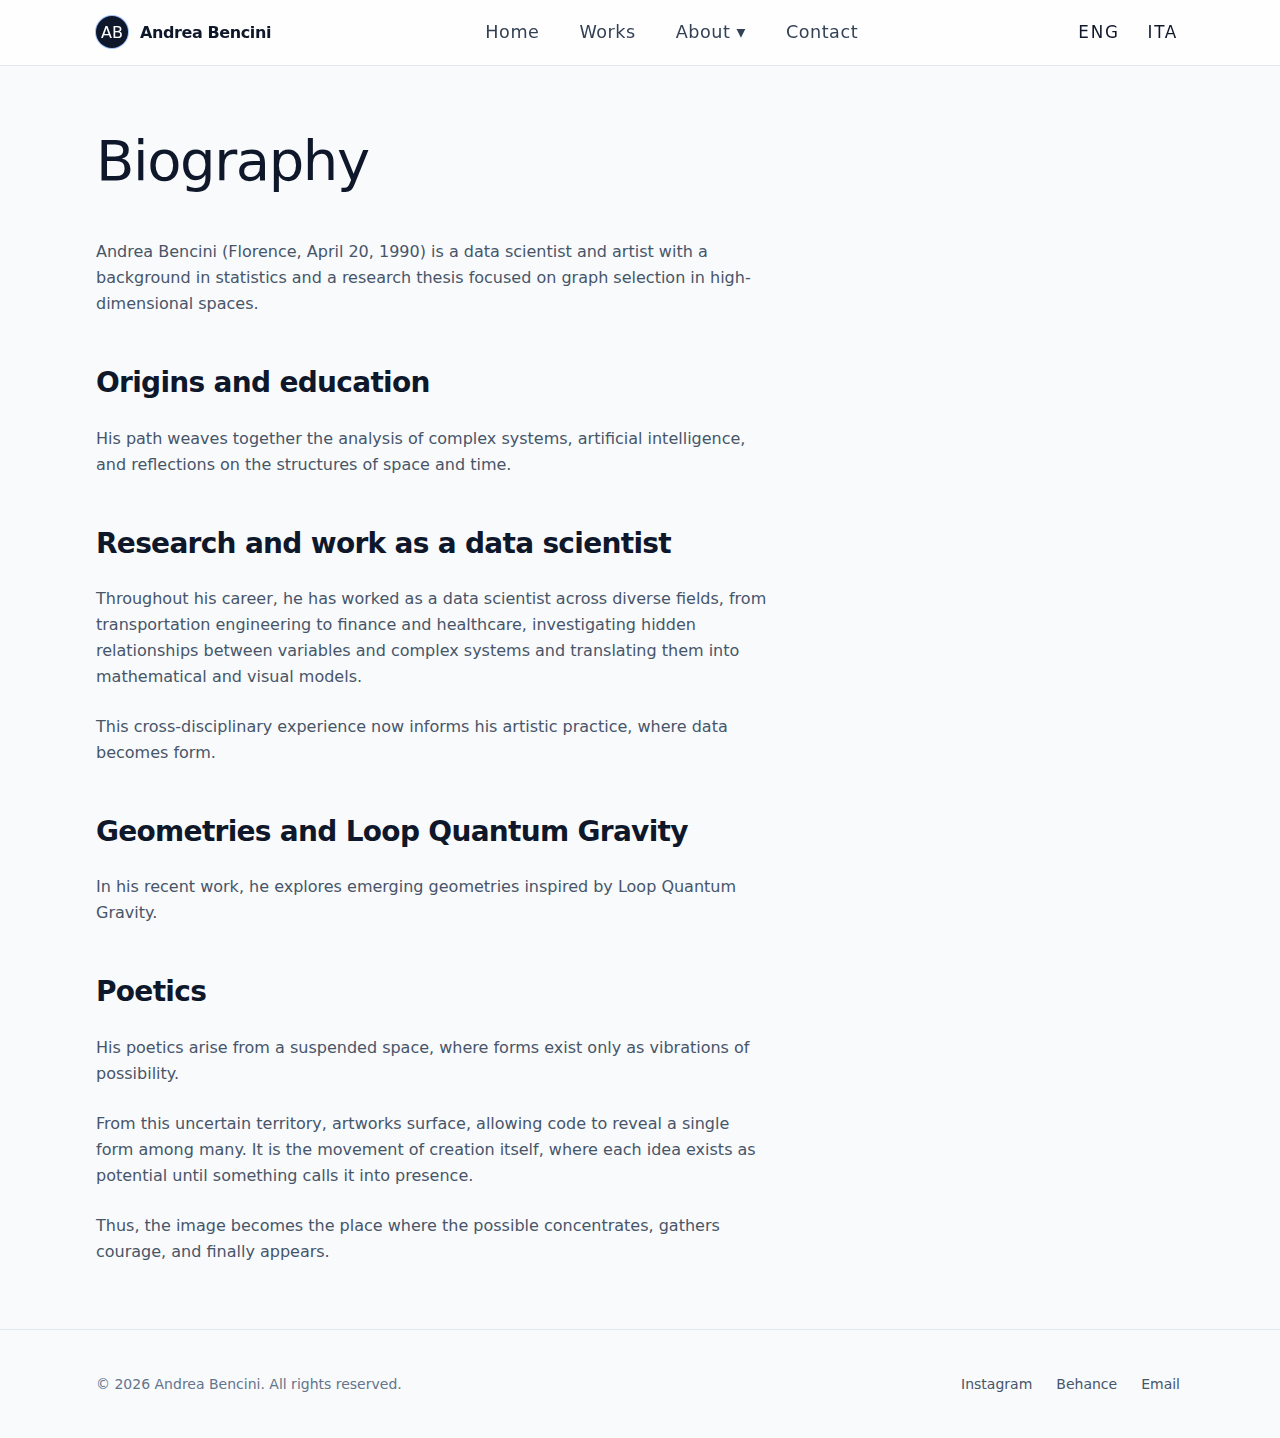
<file: bio.html>
<!DOCTYPE html>
<html lang="it" data-base="./">
  <head>
    <title>Biografia | Andrea Bencini</title>
<script src="./analytics.js"></script>
    <meta charset="utf-8" />
    <meta name="viewport" content="width=device-width, initial-scale=1" />
    <meta name="robots" content="index,follow" />

    <!-- Font -->
    <link
      href="https://fonts.googleapis.com/css2?family=Inter:wght@300;400;500;600&family=Playfair+Display:wght@500;600;700&display=swap"
      rel="stylesheet"
    />

    <!-- CSS -->
    <link rel="stylesheet" href="./style.css" />
  </head>

  <body class="gjs-t-body body">

    <!-- =========================
         HEADER
         ========================= -->
    <header class="header">
      <div class="header-container">

        <!-- Brand -->
        <a href="index.html" class="gjs-t-link group brand-link">
          <div class="brand-mark">AB</div>
          <span class="brand-name">Andrea Bencini</span>
        </a>

        <!-- Menu -->
        <nav class="primary-nav">
          <a href="index.html" class="gjs-t-link nav-link" data-i18n="nav.home">Home</a>       
          <a href="works.html" class="gjs-t-link nav-link" data-i18n="nav.works">Works</a>          
          <!-- Dropdown About -->
          <div class="nav-dropdown">
            <button type="button" class="gjs-t-link nav-link nav-dropdown-trigger" data-i18n="nav.about">About ▾</button>
            <div class="nav-dropdown-menu">
              <a href="bio.html" class="gjs-t-link nav-link" data-i18n="nav.biography">Biography</a>
              <a href="concept.html" class="gjs-t-link nav-link" data-i18n="nav.concept">Concept</a>
            </div>
          </div>
          <a href="contact.html" class="gjs-t-link nav-link" data-i18n="nav.contact">Contact</a>
        </nav>

        <!-- Language switch -->
        <div class="lang-switch" aria-label="Language switch">
          <button type="button" class="lang-btn" data-lang="en">ENG</button>
          <button type="button" class="lang-btn" data-lang="it">ITA</button>
        </div>
      </div>
      
    </header>
    <!-- ########################################
        seo
    ######################################## --> 

      <section class="seo-text">
      <h2>Works by Andrea Bencini</h2>
      <p>
        Andrea Bencini è un artista e data scientist che vive e lavora a Firenze, Italia.
        Le sue collezioni indagano modelli ispirati alla fisica teorica, alle reti e ai sistemi emergenti,
        traducendo concetti scientifici in forme visive.
      </p>
      <p>
        Andrea Bencini is an artist and data scientist based in Florence, Italy.
        His collections investigate models inspired by theoretical physics, network theory
        and emergent systems, translating scientific concepts into visual forms.
      </p>
    </section>

    <!-- =========================
         MAIN
         ========================= -->
    <main class="main-content">

      <section class="bio-section">
        <div class="bio-container">

          <!-- Titolo -->
          <h1 class="gjs-t-h1 bio-title" data-i18n="bio.title">
            Biografia
          </h1>

          <!-- Intro -->
          <p class="hero-subtitle" data-i18n="bio.intro">
            <strong>Andrea Bencini</strong> (Firenze, 20 aprile 1990) è data scientist e artista
            con formazione in statistica e una tesi di ricerca dedicata alla selezione
            del grafo in high dimensional.
          </p>

          <!-- Origini -->
          <h2 class="gjs-t-h2 bio-subtitle" data-i18n="bio.origins.title">
            Origini e formazione
          </h2>

          <p class="hero-subtitle" data-i18n="bio.origins.text">
            Il suo percorso intreccia analisi dei sistemi complessi, intelligenza artificiale
            e riflessione sulle strutture dello spazio e del tempo.
          </p>

          <!-- Ricerca -->
          <h2 class="gjs-t-h2 bio-subtitle" data-i18n="bio.research.title">
            Ricerca e lavoro come data scientist
          </h2>

          <p class="hero-subtitle" data-i18n="bio.research.text1">
            Nel corso della sua carriera ha lavorato come data scientist in ambiti diversi,
            dall’ingegneria dei trasporti alla finanza e alla sanità, analizzando le relazioni
            nascoste tra variabili e sistemi complessi e traducendole in modelli matematici
            e visivi.
          </p>

          <p class="hero-subtitle"data-i18n="bio.research.text2">
            Questa esperienza trasversale si riflette oggi nella sua pratica artistica,
            dove il dato diventa forma.
          </p>

          <!-- Geometrie -->
          <h2 class="gjs-t-h2 bio-subtitle" data-i18n="bio.quantum.title">
            Geometrie e Loop Quantum Gravity
          </h2>

          <p class="hero-subtitle" data-i18n="bio.quantum.text">
            Nel lavoro più recente esplora le geometrie emergenti ispirate alla Loop Quantum Gravity.
          </p>

          <!-- Poetica -->
          <h2 class="gjs-t-h2 bio-subtitle" data-i18n="bio.poetics.title">
            Poetica
          </h2>

          <p class="hero-subtitle" data-i18n="bio.poetics.text1">
            La sua poetica nasce in uno spazio sospeso, dove le forme esistono solo come vibrazioni di possibilità.
          </p>

          <p class="hero-subtitle" data-i18n="bio.poetics.text2">
            Da questo territorio incerto le opere affiorano, lasciando che il codice faccia emergere
            una sola forma tra molte. È il movimento stesso della creazione, dove ogni idea vive come
            potenza finché qualcosa la richiama alla presenza.
          </p>

          <p class="hero-subtitle" data-i18n="bio.poetics.text3">
            Così l'immagine diventa il luogo in cui il possibile si concentra,
            prende coraggio e finalmente appare.
          </p>

        </div>
      </section>

    </main>

    <!-- =========================
         FOOTER
         ========================= -->
    <footer class="footer">
      <div class="footer-container">
        <p class="footer-text">
          © <span id="yearSpan">2025</span>
          <span data-i18n="footer.rights">Andrea Bencini. Tutti i diritti riservati.</span>
        </p>

        <div class="footer-links">
          <a href="https://www.instagram.com/bencini.art" class="footer-link" target="_blank" rel="noopener noreferrer" data-i18n="footer.instagram">Instagram</a>
          <a href="#" class="footer-link" data-i18n="footer.behance">Behance</a>
          <a href="mailto:bencini.art@gmail.com" class="footer-link" data-i18n="footer.email">Email</a>
        </div>
      </div>
    </footer>

    <!-- JS -->
    <script src="./app.js"></script>
    
  </body>
</html>
</file>
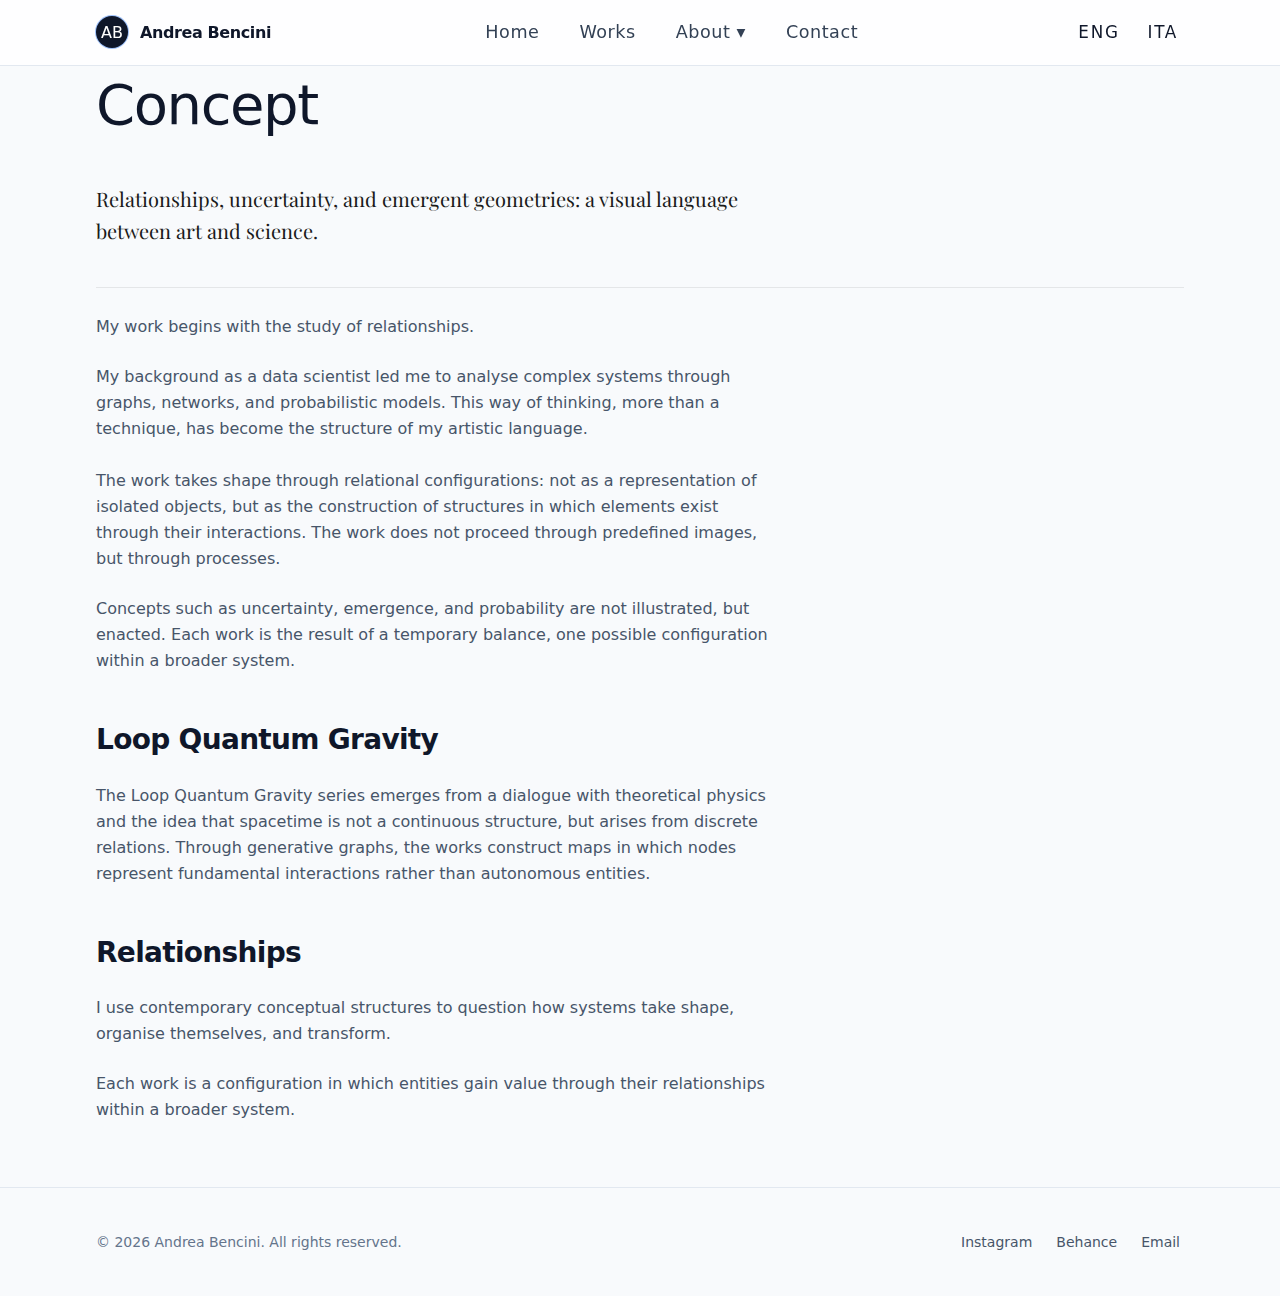
<file: concept.html>
<!DOCTYPE html>
<html lang="it" data-base="./">
  <head>
    <title data-i18n="concept.meta.title">Concept | Andrea Bencini</title>
    <script src="./analytics.js"></script>
    <meta charset="utf-8" />
    <meta name="viewport" content="width=device-width, initial-scale=1" />
    <meta name="robots" content="index,follow" />

    <meta
      name="description"
      content="Concept e poetica: arte generativa, relazioni, incertezza, sistemi complessi, Loop Quantum Gravity."
      data-i18n-attr="content"
      data-i18n="concept.meta.description"
    />

    <!-- Font -->
    <link
      href="https://fonts.googleapis.com/css2?family=Inter:wght@300;400;500;600&family=Playfair+Display:wght@500;600;700&display=swap"
      rel="stylesheet"
    />

    <!-- CSS -->
    <link rel="stylesheet" href="./style.css" />

    <!-- Page-only tweaks (optional): keeps intro visually distinct without touching global CSS -->
    <style>
      .concept-hero { padding-top: 8px; }
      .concept-hero .bio-intro { max-width: 42rem; }
      .concept-divider { margin: 26px 0; border: 0; border-top: 1px solid rgba(0,0,0,0.08); }
      .concept-outline { margin: 18px 0 26px; padding: 0; list-style: none; display: flex; gap: 14px; flex-wrap: wrap; }
      .concept-outline a { text-decoration: none; border-bottom: 1px solid rgba(0,0,0,0.25); padding-bottom: 2px; }
      .concept-outline a:hover { border-bottom-color: rgba(0,0,0,0.6); }
      .concept-block { margin-top: 26px; }
      .concept-block:first-of-type { margin-top: 0; }
    </style>
  </head>

  <body class="gjs-t-body body">
    <!-- =========================
         HEADER
         ========================= -->
    <header class="header">
      <div class="header-container">
        <!-- Brand -->
        <a href="index.html" class="gjs-t-link group brand-link">
          <div class="brand-mark">AB</div>
          <span class="brand-name">Andrea Bencini</span>
        </a>

        <!-- Menu -->
        <nav class="primary-nav">
          <a href="index.html" class="gjs-t-link nav-link" data-i18n="nav.home">Home</a>
          <a href="works.html" class="gjs-t-link nav-link" data-i18n="nav.works">Works</a>     
          
          <!-- Dropdown About -->
          <div class="nav-dropdown">
            <button type="button" class="gjs-t-link nav-link nav-dropdown-trigger" data-i18n="nav.about">About ▾</button>
            <div class="nav-dropdown-menu">
              <a href="bio.html" class="gjs-t-link nav-link" data-i18n="nav.biography">Biography</a>
              <a href="concept.html" class="gjs-t-link nav-link" data-i18n="nav.concept">Concept</a>
            </div>
          </div>
          <a href="contact.html" class="gjs-t-link nav-link" data-i18n="nav.contact">Contatti</a>
        </nav>

        <!-- Language switch -->
        <div class="lang-switch" aria-label="Language switch">
          <button type="button" class="lang-btn" data-lang="en">ENG</button>
          <button type="button" class="lang-btn" data-lang="it">ITA</button>
        </div>
      </div>
    </header>

    <!-- =========================
         MAIN
         ========================= -->
    <main class="main-content">
      <section class="bio-section concept-hero">
        <div class="bio-container">
          <!-- Title -->
          <h1 class="gjs-t-h1 bio-title" data-i18n="concept.title">Concept</h1>

          <!-- Intro (make it feel like a statement) -->
          <p class="bio-intro" data-i18n="concept.subtitle">
            Relazioni, incertezza e geometrie emergenti: un linguaggio visivo tra arte e scienza.
          </p>

          <!-- Quick internal navigation (optional but useful) -->
          <hr class="concept-divider" />

          <!-- =========================
               CONCEPT (rewritten, clean)
               ========================= -->

          <div id="relazioni" class="concept-block">
            <p class="hero-subtitle" data-i18n="concept.p1">
              Il mio lavoro nasce dallo studio delle relazioni.
            </p>

            <p class="hero-subtitle" data-i18n="concept.p2">
              La mia formazione come data scientist mi ha portato ad analizzare sistemi complessi attraverso grafi, reti e modelli probabilistici. Questo modo di pensare, più che una tecnica, è diventato la struttura del mio linguaggio artistico.
            </p>
          </div>

          <div id="processo" class="concept-block">
            <p class="hero-subtitle" data-i18n="concept.p3">
              L’opera prende forma attraverso configurazioni relazionali: non come rappresentazione di oggetti isolati, ma come costruzione di strutture in cui gli elementi esistono in funzione delle loro interazioni. Il lavoro non procede per immagini predefinite, ma per processi.
            </p>

            <p class="hero-subtitle" data-i18n="concept.p4">
              Concetti come incertezza, emergenza e probabilità non vengono illustrati, ma agiti. Ogni opera è il risultato di un equilibrio temporaneo, una possibile configurazione all’interno di un sistema più ampio.
            </p>
          </div>

          <div id="lqg" class="concept-block">
            <h2 class="gjs-t-h2 bio-subtitle" data-i18n="concept.section1.title">Loop Quantum Gravity</h2>
            <p class="hero-subtitle" data-i18n="concept.section1.p1">
              La serie Loop Quantum Gravity nasce da un dialogo con la fisica teorica e con l’idea che lo spazio-tempo non sia una struttura continua, ma emerga da relazioni discrete. Attraverso grafi generativi, le opere costruiscono mappe in cui i nodi rappresentano interazioni fondamentali, non entità autonome.
            </p>
          </div>

          <div id="ponte" class="concept-block">
            <h2 class="gjs-t-h2 bio-subtitle" data-i18n="concept.section2.title">Relazioni</h2>
            <p class="hero-subtitle" data-i18n="concept.section2.p1">
              Utilizzo strutture concettuali contemporanee per interrogare come i sistemi prendono forma, si organizzano e si trasformano.
            </p>

            <p class="hero-subtitle" data-i18n="concept.closing">
              Ogni opera è una configurazione in cui le entità assumono valore attraverso le relazioni all’interno di un sistema più ampio.           </p>
          </div>
        </div>
      </section>
    </main>

    <!-- =========================
         FOOTER
         ========================= -->
    <footer class="footer">
      <div class="footer-container">
        <p class="footer-text">
          © <span id="yearSpan">2025</span>
          <span data-i18n="footer.rights">Andrea Bencini. Tutti i diritti riservati.</span>
        </p>

        <div class="footer-links">
          <a
            href="https://www.instagram.com/bencini.art"
            class="footer-link"
            target="_blank"
            rel="noopener noreferrer"
            data-i18n="footer.instagram"
            >Instagram</a
          >
          <a href="#" class="footer-link" data-i18n="footer.behance">Behance</a>
          <a href="mailto:bencini.art@gmail.com" class="footer-link" data-i18n="footer.email">Email</a>
        </div>
      </div>
    </footer>

    <!-- JS -->
    <script src="./app.js"></script>
  </body>
</html>
</file>
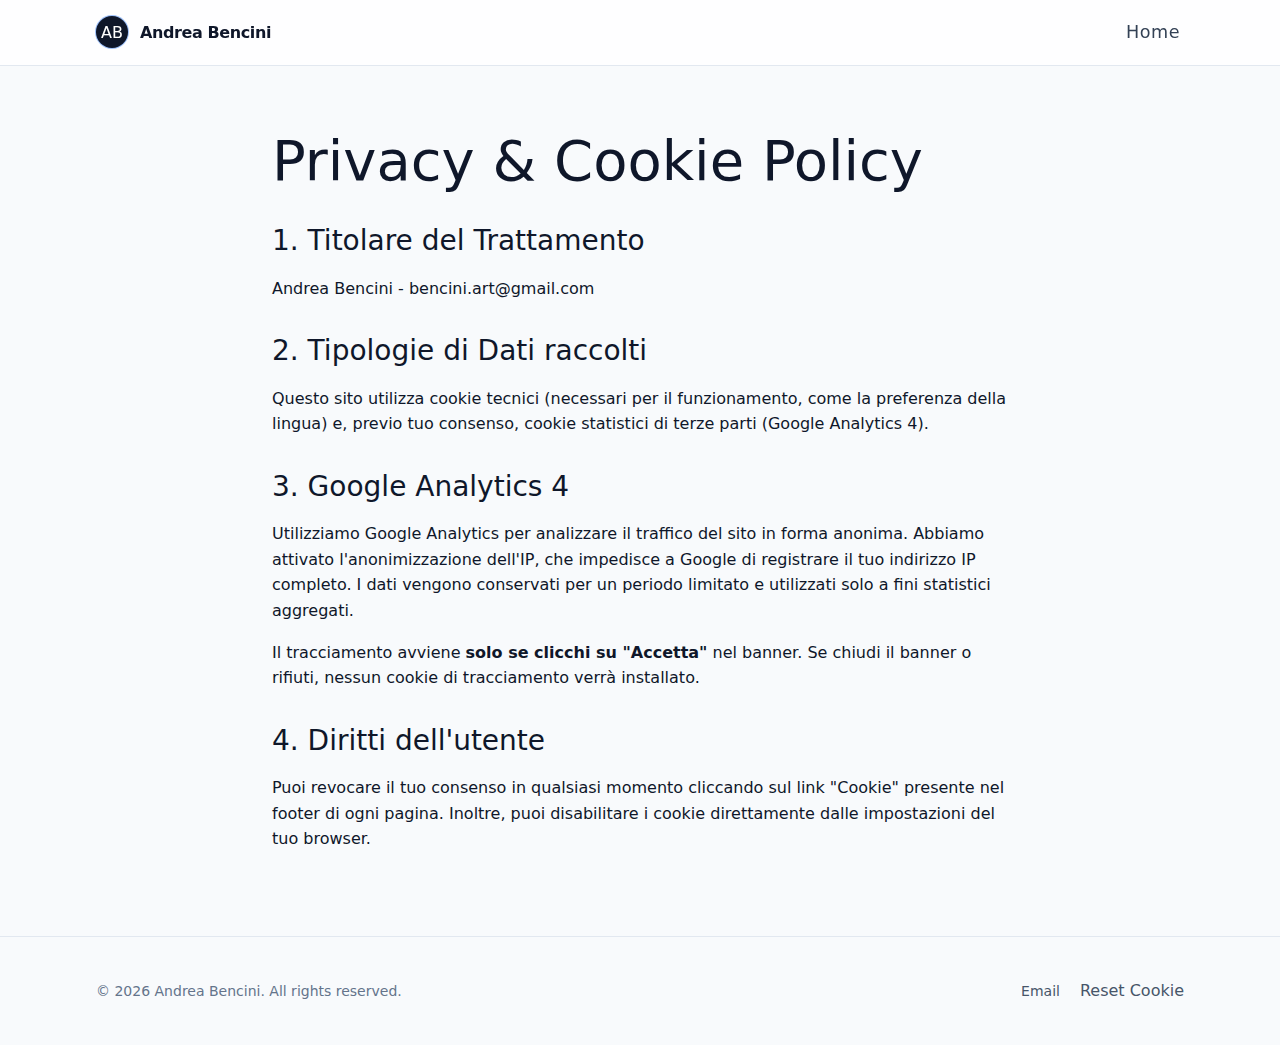
<file: privacy.html>
<!DOCTYPE html>
<html lang="it" data-base=".">
  <head>
    <title>Privacy & Cookie Policy | Andrea Bencini</title>
    <meta charset="utf-8" />
    <meta name="viewport" content="width=device-width,initial-scale=1" />
    <meta name="robots" content="noindex" />
    
    <link
      href="https://fonts.googleapis.com/css2?family=Inter:wght@300;400;500;600&family=Playfair+Display:ital,wght@0,500;0,600;0,700;1,500;1,600&display=swap"
      rel="stylesheet"
    />
    <link rel="stylesheet" href="./style.css" />
  </head>

  <body class="gjs-t-body body">
    <header class="header">
      <div class="header-container">
        <a href="index.html" class="gjs-t-link group brand-link">
          <div class="group-hover:ring-slate-900/20 brand-mark">AB</div>
          <span class="brand-name">Andrea Bencini</span>
        </a>
        <nav class="primary-nav">
          <a href="index.html" class="gjs-t-link nav-link">Home</a>
        </nav>
      </div>
    </header>

    <main class="main-content" style="padding-top: 4rem; padding-bottom: 4rem; max-width: 800px;">
      <h1 class="gjs-t-h1" style="margin-bottom: 2rem;">Privacy & Cookie Policy</h1>
      
      <div class="bio-text">
        <h2 class="gjs-t-h2" style="margin-top: 2rem; margin-bottom: 1rem;">1. Titolare del Trattamento</h2>
        <p>Andrea Bencini - bencini.art@gmail.com</p>

        <h2 class="gjs-t-h2" style="margin-top: 2rem; margin-bottom: 1rem;">2. Tipologie di Dati raccolti</h2>
        <p>
          Questo sito utilizza cookie tecnici (necessari per il funzionamento, come la preferenza della lingua) 
          e, previo tuo consenso, cookie statistici di terze parti (Google Analytics 4).
        </p>

        <h2 class="gjs-t-h2" style="margin-top: 2rem; margin-bottom: 1rem;">3. Google Analytics 4</h2>
        <p>
          Utilizziamo Google Analytics per analizzare il traffico del sito in forma anonima. 
          Abbiamo attivato l'anonimizzazione dell'IP, che impedisce a Google di registrare il tuo indirizzo IP completo.
          I dati vengono conservati per un periodo limitato e utilizzati solo a fini statistici aggregati.
        </p>
        <p style="margin-top: 1rem;">
          Il tracciamento avviene <strong>solo se clicchi su "Accetta"</strong> nel banner. 
          Se chiudi il banner o rifiuti, nessun cookie di tracciamento verrà installato.
        </p>

        <h2 class="gjs-t-h2" style="margin-top: 2rem; margin-bottom: 1rem;">4. Diritti dell'utente</h2>
        <p>
          Puoi revocare il tuo consenso in qualsiasi momento cliccando sul link "Cookie" presente nel footer di ogni pagina.
          Inoltre, puoi disabilitare i cookie direttamente dalle impostazioni del tuo browser.
        </p>
      </div>
    </main>

    <footer class="footer">
      <div class="footer-container">
        <p class="footer-text">
          © <span id="yearSpan">2025</span> Andrea Bencini. All rights reserved.
        </p>
        <div class="footer-links">
          <a href="mailto:bencini.art@gmail.com" class="gjs-t-link footer-link">Email</a>
        </div>
      </div>
    </footer>

    <!-- Script minimi necessari -->
    <script>
      // Script minimo per l'anno nel footer
      document.getElementById('yearSpan').textContent = new Date().getFullYear();
      
      // Gestione revoca cookie (copia semplificata della logica app.js)
      const btn = document.createElement('button');
      btn.className = 'gjs-t-link footer-link';
      btn.textContent = 'Reset Cookie';
      btn.style.cssText = 'background:none; border:none; cursor:pointer; font:inherit; padding:0;';
      btn.onclick = () => { localStorage.removeItem('cookie_consent'); location.reload(); };
      document.querySelector('.footer-links').appendChild(btn);
    </script>
  </body>
</html>
</file>
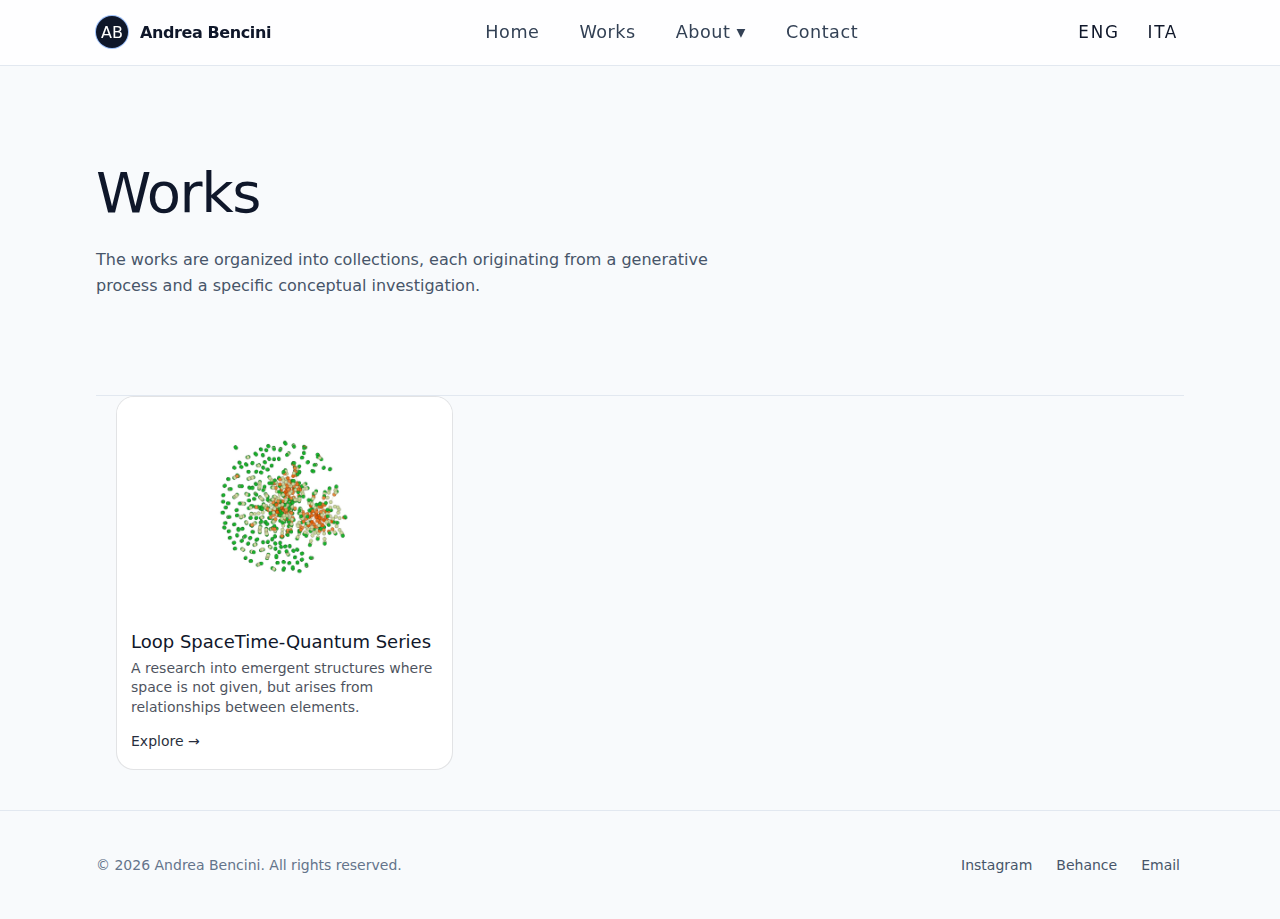
<file: works.html>
<!DOCTYPE html>
<html lang="it" data-base="./">
  <head>
    <title>Works Opere – Andrea Bencini | Arte generativa tra reti e scienza</title>

    

    <script src="./analytics.js"></script>
    <!-- =========================
         METADATI BASE
         ========================= -->
    <meta charset="utf-8" />
    <meta name="viewport" content="width=device-width,initial-scale=1" />
    <meta name="robots" content="index,follow" />
    <meta name="generator" content="GrapesJS Studio" />



    <!-- =========================
         FONT GOOGLE (uguali alla home)
         ========================= -->
    <link
      href="https://fonts.googleapis.com/css2?family=Inter:wght@300;400;500;600&family=Playfair+Display:ital,wght@0,500;0,600;0,700;1,500;1,600&display=swap"
      rel="stylesheet"
    />

    <!-- =========================
         CSS PRINCIPALE (quello della home)
         ========================= -->
    <link rel="stylesheet" href="./style.css" />

    <!-- =========================
         CSS EXTRA SOLO PER QUESTA PAGINA
         Nota: se preferisci lo sposti in style.css in fondo.
         ========================= -->
    <style>
      /* Spazio sotto alle collezioni */
      .collections-section {
        padding-bottom: 40px;
      }

      /* Griglia cards: 3 colonne desktop, 2 tablet, 1 mobile */
      .collections-grid {
        width: min(1100px, calc(100% - 40px));
        margin: 0 auto;
        display: grid;
        gap: 18px;
        grid-template-columns: repeat(3, minmax(0, 1fr));
      }

      @media (max-width: 900px) {
        .collections-grid {
          grid-template-columns: repeat(2, minmax(0, 1fr));
        }
      }
      @media (max-width: 600px) {
        .collections-grid {
          grid-template-columns: 1fr;
        }
      }

      /* Card cliccabile */
      .collection-card {
        text-decoration: none;
        color: inherit;
        border: 1px solid rgba(15, 23, 42, 0.12);
        border-radius: 18px;
        overflow: hidden;
        background: #fff;
        display: block;
      }

      /* Immagine di preview */
      .collection-media img {
        width: 100%;
        height: 220px;
        object-fit: cover;
        display: block;
        transform: scale(1);
        transition: transform 220ms ease;
      }

      /* Testi card */
      .collection-body {
        padding: 14px 14px 16px;
      }

      .collection-title {
        margin: 0 0 6px;
        font-size: 18px;
        line-height: 1.2;
      }

      .collection-subtitle {
        margin: 0 0 10px;
        opacity: 0.75;
        font-size: 14px;
        line-height: 1.4;
      }

      .collection-cta {
        font-size: 14px;
        opacity: 0.9;
      }

      /* Hover leggero */
      .collection-card:hover {
        border-color: rgba(15, 23, 42, 0.22);
      }
      .collection-card:hover .collection-media img {
        transform: scale(1.02);
      }
    </style>
  </head>

  <body class="gjs-t-body body">
    <!-- =========================
         HEADER / NAVIGAZIONE (stesso stile della home)
         ========================= -->
    <header class="header">
      <div class="header-container">
        <!-- Brand: torna alla Home -->
        <a href="index.html" class="gjs-t-link group brand-link">
          <div class="group-hover:ring-slate-900/20 brand-mark">AB</div>
          <span class="brand-name">Andrea Bencini</span>
        </a>

        <!-- Menu principale -->
        <nav class="primary-nav">
          <a href="index.html" class="gjs-t-link nav-link" data-i18n="nav.home">Home</a>
          <a href="works.html" class="gjs-t-link nav-link" data-i18n="nav.works">Works</a>
          <!-- Dropdown About -->
          <div class="nav-dropdown">
            <button type="button" class="gjs-t-link nav-link nav-dropdown-trigger" data-i18n="nav.about">About ▾</button>
            <div class="nav-dropdown-menu">
              <a href="bio.html" class="gjs-t-link nav-link" data-i18n="nav.biography">Biography</a>
              <a href="concept.html" class="gjs-t-link nav-link" data-i18n="nav.concept">Concept</a>
            </div>
          </div>
          <a href="contact.html" class="gjs-t-link nav-link" data-i18n="nav.contact">Contact</a>
        </nav>

        <!-- Switch lingua -->
        <div class="lang-switch" aria-label="Language switch">
          <button type="button" class="lang-btn" data-lang="en">ENG</button>
          <button type="button" class="lang-btn" data-lang="it">ITA</button>
        </div>
      </div>
    </header>

    <!-- =========================
         CONTENUTO PRINCIPALE
         ========================= -->
    <main class="main-content">
      <!-- =========================
           HERO WORKS
           IMPORTANTE:
           Usiamo works.intro (non works.subtitle) perché nel tuo JSON è così.
           Mettiamo anche un testo fallback per evitare pagina bianca.
           ========================= -->
      <section class="hero-section">
        <div class="hero-container">
          <!-- Titolo pagina -->
          <h1 class="gjs-t-h1 hero-title" data-i18n="works.title">Works</h1>

          <!-- Intro pagina (chiave corretta: works.intro) -->
          <p class="hero-subtitle" data-i18n="works.intro">
            The works are organized into collections, each originating from a generative process and a specific conceptual investigation.
          </p>
        </div>


      </section>

      <!-- =========================
           HUB COLLEZIONI (cards cliccabili)
           Ogni testo ha data-i18n + fallback.
           ========================= -->
      <section class="collections-section">
        <div class="collections-grid">
          <!-- =====================================================
               COLLEZIONE #1 - Quantum Graphity
               ===================================================== -->
          <a class="collection-card" href="collection/loop-space-time-collection/loop-space-time.html">
            <div class="collection-media">
              <img
                loading="lazy"
                src="img/loop-space-time-img/quantum-graphity/00017_quantum_graphity.jpg"
                alt="Preview of the Quantum Graphity collection"
                data-i18n-attr="alt:works.collection.loop-space-time.alt"
              />
            </div>

            <div class="collection-body">
              <h3 class="collection-title" data-i18n="works.collection.loop-space-time.title">
                Works from Loop SpaceTime-Quantum Series. 
              </h3>

              <p class="collection-subtitle" data-i18n="works.collection.loop-space-time.text">
                A research into emergent structures where space is not given, but arises from relationships between elements.
              </p>

              <span class="collection-cta" data-i18n="works.collections.explore">
                Explore →
              </span>
            </div>
          </a>
        </div>
      </section>
    </main>

    <!-- =========================
         FOOTER (stesso della home)
         ========================= -->
    <footer class="footer">
      <div class="footer-container">
        <p class="footer-text">
          © <span id="yearSpan">2025</span>
          <span data-i18n="footer.rights">Andrea Bencini. All rights reserved.</span>
        </p>

        <div class="footer-links">
          <a
            href="https://www.instagram.com/bencini.art"
            class="gjs-t-link footer-link"
            data-i18n="footer.instagram"
            >Instagram</a
          >
          <a href="#" class="gjs-t-link footer-link" data-i18n="footer.behance">Behance</a>
          <a
            href="mailto:bencini.art@gmail.com"
            class="gjs-t-link footer-link"
            data-i18n="footer.email"
            >Email</a
          >
        </div>
      </div>
    </footer>

    <!-- JS -->
    <script src="./app.js"></script>

    <!-- metadati  -->
    <section class="seo-text">
      <h2>Works by Andrea Bencini</h2>
      <p>
        The works of Andrea Bencini explore generative art through networks, emergent structures
        and computational processes. His practice lies at the intersection of art, science and philosophy,
        focusing on complex systems and relational structures.
      </p>
      <p>
        Le opere di Andrea Bencini esplorano l’arte generativa attraverso reti, strutture emergenti e processi computazionali.
        Il lavoro nasce dall’incontro tra arte, scienza e filosofia, con particolare attenzione ai sistemi complessi
        e alla relazione tra gli elementi.
      </p>
    </section>

  </body>
</html>
</file>
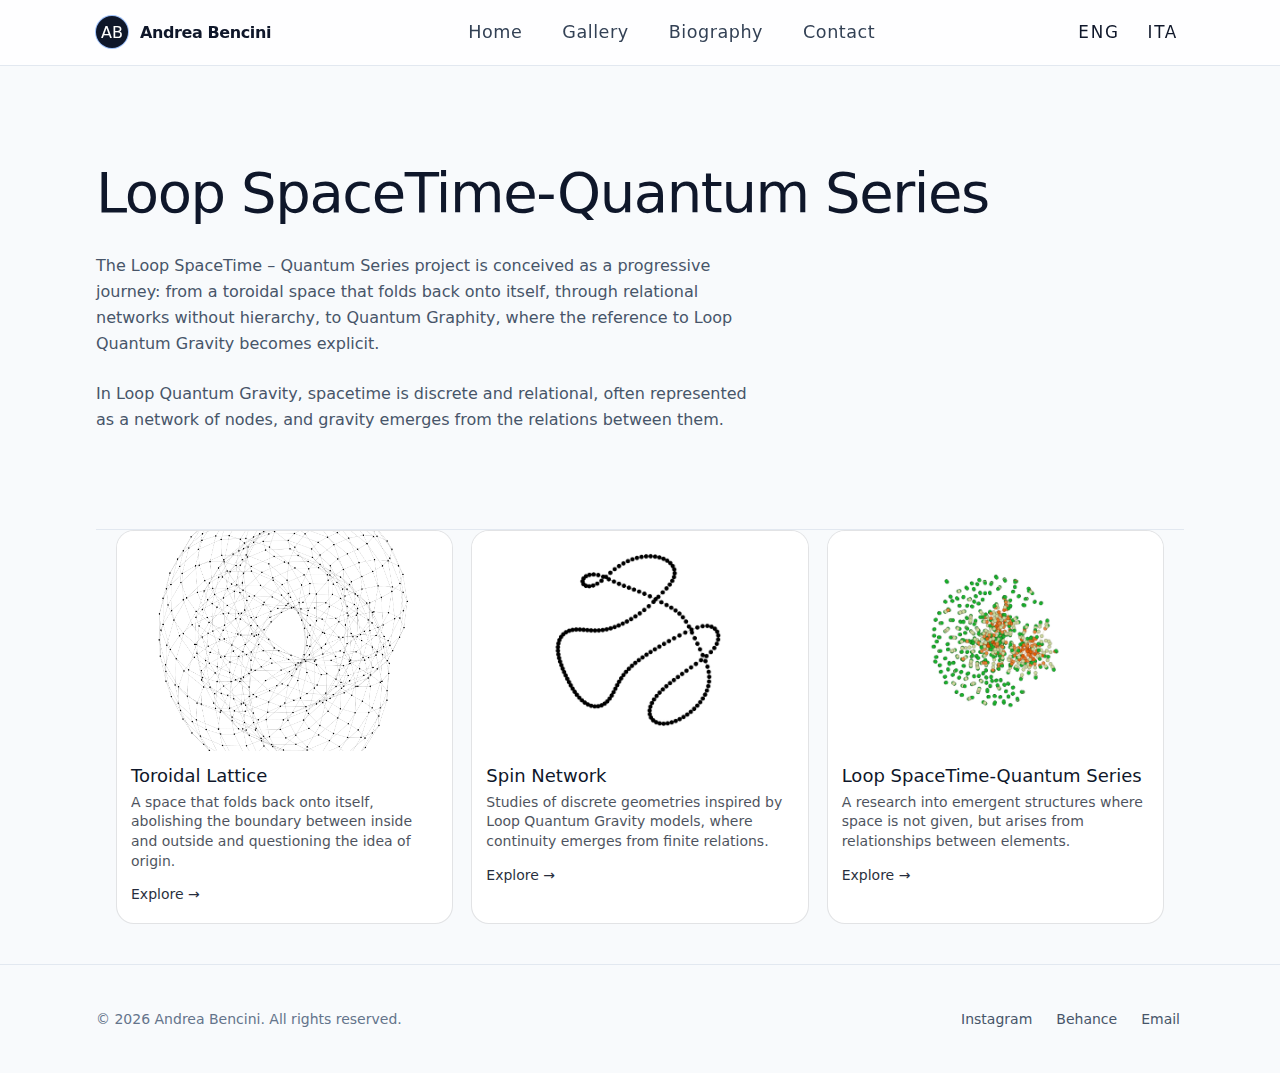
<file: collection/loop-space-time-collection/loop-space-time.html>
<!DOCTYPE html>
<html lang="it" data-base="../..">
  <head>
    <title>Collection loop-space-time</title>

    <!-- =========================
         METADATI BASE
         ========================= -->
    <meta charset="utf-8" />
    <meta name="viewport" content="width=device-width,initial-scale=1" />
    <meta name="robots" content="index,follow" />
    <meta name="generator" content="GrapesJS Studio" />

    <!-- =========================
         FONT GOOGLE (uguali alla home)
         ========================= -->
    <link
      href="https://fonts.googleapis.com/css2?family=Inter:wght@300;400;500;600&family=Playfair+Display:ital,wght@0,500;0,600;0,700;1,500;1,600&display=swap"
      rel="stylesheet"
    />

    <!-- =========================
         CSS PRINCIPALE (quello della home)
         ========================= -->
    <link rel="stylesheet" href="../../style.css" />
    <link rel="stylesheet" href="../collectionStyle.css" /> 
    <!-- =========================
         CSS EXTRA SOLO PER QUESTA PAGINA
         Nota: se preferisci lo sposti in style.css in fondo.
         ========================= -->

  </head>

  <body class="gjs-t-body body">
    <!-- =========================
         HEADER / NAVIGAZIONE (stesso stile della home)
         ========================= -->
    <header class="header">
      <div class="header-container">
        <!-- Brand: torna alla Home -->
        <a href="../../index.html" class="gjs-t-link group brand-link">
          <div class="group-hover:ring-slate-900/20 brand-mark">AB</div>
          <span class="brand-name">Andrea Bencini</span>
        </a>

        <!-- Menu principale -->
        <nav class="primary-nav">
          <a href="../../index.html" class="gjs-t-link nav-link" data-i18n="nav.home">Home</a>
          <a href="../../works.html" class="gjs-t-link nav-link" data-i18n="nav.gallery">Works</a>
          <a href="../../bio.html" class="gjs-t-link nav-link" data-i18n="nav.biography">Biography</a>

          <!-- Contatti: qui rimandi alla home dove hai la sezione #contact -->
          <a href="../../contact.html" class="gjs-t-link nav-link" data-i18n="nav.contact">Contact</a>
        </nav>

        <!-- Switch lingua -->
        <div class="lang-switch" aria-label="Language switch">
          <button type="button" class="lang-btn" data-lang="en">ENG</button>
          <button type="button" class="lang-btn" data-lang="it">ITA</button>
        </div>
      </div>
    </header>

    <!-- =========================
         CONTENUTO PRINCIPALE
         ========================= -->
    <main class="main-content">
      <!-- =========================
           HERO WORKS
           IMPORTANTE:
           Usiamo works.intro (non works.subtitle) perché nel tuo JSON è così.
           Mettiamo anche un testo fallback per evitare pagina bianca.
           ========================= -->
      <section class="hero-section">

        <div class="hero-container">
          <!-- Titolo pagina -->
          <h1 class="gjs-t-h1 hero-title" data-i18n="loop-spacetime.title">Loop SpaceTime-Quantum Series</h1>

          <!-- Intro pagina (chiave corretta: works.intro) -->
          <p class="hero-subtitle" data-i18n="loop-spacetime.intro">
            The Loop SpaceTime – Quantum Series project is conceived as a progressive journey: from a toroidal space that folds back onto itself, through relational networks without hierarchy, to Quantum Graphity, where the reference to Loop Quantum Gravity becomes explicit.
          </p>

          <p class="hero-subtitle" data-i18n="loop-spacetime.intro2">
            In Loop Quantum Gravity, spacetime is discrete and relational, often represented as a network of nodes, and gravity emerges from the relations between them.
          </p>
          </div>
      </section>

      <!-- =========================
           HUB COLLEZIONI (cards cliccabili)
           Ogni testo ha data-i18n + fallback.
           ========================= -->
      <section class="collections-section">
        <div class="collections-grid">

        <!-- =====================================================
               COLLEZIONE #1 - Reticolo Toroidale
               ===================================================== -->
          <a class="collection-card" href="./toroidal-lattice.html">
            <div class="collection-media">
              <img
                loading="lazy"
                src="../../img/loop-space-time-img/toroidal-lattice/00002_screenshot_CerchioToroidale.png"
                
                alt="Preview of the Toroidal Lattice collection"
                data-i18n-attr="alt:loop-spacetime.collection.toridallattice.alt"
              />
            </div>

            <div class="collection-body">
              <h3 class="collection-title" data-i18n="loop-spacetime.collection.toridallattice.title">
                Toroidal Lattice
              </h3>

              <p class="collection-subtitle" data-i18n="loop-spacetime.collection.toridallattice.text">
                A space that folds back onto itself, abolishing the boundary between inside and outside and questioning the idea of origin.
              </p>

              <span class="collection-cta" data-i18n="loop-spacetime.collections.explore">
                Explore →
              </span>
            </div>
          </a>

        <!-- =====================================================
               COLLEZIONE # - Spin Network Studies
               ===================================================== -->
          <a class="collection-card" href=".\spin-network-fixed-variance.html">
            <div class="collection-media">
              <img
                loading="lazy"
                src="../../img/loop-space-time-img/fixed-variance/spin_network_fix-0001.jpg" 
                alt="Preview of the Spin Network Studies collection"
                data-i18n-attr="alt:loop-spacetime.collection.spinnetwork.alt"
              />
            </div>

            <div class="collection-body">
              <h3 class="collection-title" data-i18n="loop-spacetime.collection.spinnetwork.title">
                Spin Network Studies
              </h3>

              <p class="collection-subtitle" data-i18n="loop-spacetime.collection.spinnetwork.text">
                Studies of discrete geometries inspired by Loop Quantum Gravity models, where continuity emerges from finite relations.
              </p>

              <span class="collection-cta" data-i18n="loop-spacetime.collections.explore">
                Explore →
              </span>
            </div>
          </a>

          <!-- =====================================================
               COLLEZIONE #3 - Quantum Graphity
               ===================================================== -->
          <a class="collection-card" href=".\quantum-graphity.html">
            <div class="collection-media">
              <img
                loading="lazy"
                src="../../img/loop-space-time-img/quantum-graphity/00017_quantum_graphity.jpg"                
                alt="Preview of the Quantum Graphity collection"
                data-i18n-attr="alt:loop-spacetime.collection.quantumgraphity-card.alt"
              />
            </div>

            <div class="collection-body">
              <h3 class="collection-title" data-i18n="loop-spacetime.collection.quantumgraphity-card.title">
                Quantum Graphity. 
              </h3>

              <p class="collection-subtitle" data-i18n="loop-spacetime.collection.quantumgraphity-card.text">
                A research into emergent structures where space is not given, but arises from relationships between elements.
              </p>

              <span class="collection-cta" data-i18n="loop-spacetime.collections.explore">
                Explore →
              </span>
            </div>
          </a>
 
        </div>
      </section>

      
    </main>

    <!-- =========================
         FOOTER (stesso della home)
         ========================= -->
    <footer class="footer">
      <div class="footer-container">
        <p class="footer-text">
          © <span id="yearSpan">2025</span>
          <span data-i18n="footer.rights">Andrea Bencini. All rights reserved.</span>
        </p>

        <div class="footer-links">
          <a
            href="https://www.instagram.com/bencini.art"
            class="gjs-t-link footer-link"
            data-i18n="footer.instagram"
            >Instagram</a
          >
          <a href="#" class="gjs-t-link footer-link" data-i18n="footer.behance">Behance</a>
          <a
            href="mailto:bencini.art@gmail.com"
            class="gjs-t-link footer-link"
            data-i18n="footer.email"
            >Email</a
          >
        </div>
      </div>
    </footer>

    <!-- JS -->
    <script src="../../app.js"></script>
  </body>
</html>
</file>
<file: collection/collectionStyle.css>
/* =========================
   COLLECTIONS
   ========================= */

/* Spazio sotto alle collezioni */
.collections-section {
  padding-bottom: 40px;
}

/* Griglia cards: 3 colonne desktop, 2 tablet, 1 mobile */
.collections-grid {
  width: min(1100px, calc(100% - 40px));
  margin: 0 auto;
  display: grid;
  gap: 18px;
  grid-template-columns: repeat(3, minmax(0, 1fr));
}

@media (max-width: 900px) {
  .collections-grid {
    grid-template-columns: repeat(2, minmax(0, 1fr));
  }
}

@media (max-width: 600px) {
  .collections-grid {
    grid-template-columns: 1fr;
  }
}

/* Card cliccabile */
.collection-card {
  text-decoration: none;
  color: inherit;
  border: 1px solid rgba(15, 23, 42, 0.12);
  border-radius: 18px;
  overflow: hidden;
  background: #fff;
  display: block;
}

/* Immagine di preview */
.collection-media img {
  width: 100%;
  height: 220px;
  object-fit: cover;
  display: block;
  transform: scale(1);
  transition: transform 220ms ease;
}

/* Testi card */
.collection-body {
  padding: 14px 14px 16px;
}

.collection-title {
  margin: 0 0 6px;
  font-size: 18px;
  line-height: 1.2;
}

.collection-subtitle {
  margin: 0 0 10px;
  opacity: 0.75;
  font-size: 14px;
  line-height: 1.4;
}

.collection-cta {
  font-size: 14px;
  opacity: 0.9;
}

/* Hover */
.collection-card:hover {
  border-color: rgba(15, 23, 42, 0.22);
}

.collection-card:hover .collection-media img {
  transform: scale(1.02);
}

.hero-title {
  margin-bottom: 30px;
}

.hero-collection-subtitle {
  max-width: 900px;
  margin-left: 0px;
  margin-right: auto;
  margin-top: 1px;
}

.hero-collection-subtitle {
  margin-top: 0px;
  margin-bottom: 0px;
}


/* =========================
   CARD INTERACTION FIX
   ========================= */

.collection-card {
  position: relative;
  cursor: pointer;
  transition:
    transform 220ms ease,
    box-shadow 220ms ease,
    border-color 220ms ease;
}

.collection-card:hover {
  transform: translateY(-2px);
  border-color: rgba(15, 23, 42, 0.28);
  box-shadow:
    0 8px 24px rgba(15, 23, 42, 0.08);
}

/* rafforza feedback hover immagine */
.collection-card:hover .collection-media img {
  transform: scale(1.04);
}

/* rende chiaro che è cliccabile anche senza underline */
.collection-card::after {
  content: "";
  position: absolute;
  inset: 0;
}

/* LIGHTBOX */
.lightbox {
  position: fixed;
  inset: 0;
  background: rgba(0,0,0,0.8);
  display: none;
  align-items: center;
  justify-content: center;
  z-index: 9999;
}

.lightbox.open {
  display: flex;
}

.lightbox-img {
  max-width: 90vw;
  max-height: 85vh;
  border-radius: 14px;
}

.lightbox-close {
  position: absolute;
  top: 20px;
  right: 20px;
  font-size: 32px;
  color: #fff;
  background: none;
  border: none;
  cursor: pointer;
}

.lightbox-nav {
  position: absolute;
  top: 50%;
  transform: translateY(-50%);
  font-size: 48px;
  color: #fff;
  background: none;
  border: none;
  cursor: pointer;
  padding: 10px;
}

.lightbox-nav.prev { left: 20px; }
.lightbox-nav.next { right: 20px; }


/* Related nodes (mini cards) */
.related-nodes {
  padding: 3.5rem 0 4rem;
  border-top: 1px solid rgb(226 232 240 / 1);
  margin-top: 2.5rem;
}

.related-header {
  display: flex;
  align-items: baseline;
  justify-content: space-between;
  margin-bottom: 1.25rem;
}

.related-title {
  font-weight: 600;
  letter-spacing: -0.025em;
}

.related-grid {
  display: grid;
  grid-template-columns: repeat(3, minmax(0, 1fr));
  gap: 1rem;
}

.related-card {
  background: rgb(255 255 255 / 1);
  padding: 1rem 1rem 0.9rem;
  display: flex;
  flex-direction: column;
  gap: 0.6rem;
  transition: transform 150ms ease, box-shadow 150ms ease, opacity 150ms ease;
}

.related-card:hover {
  transform: translateY(-2px);
}

.related-card-top {
  display: flex;
  align-items: center;
  justify-content: space-between;
}

.related-kicker {
  font-size: 0.75rem;
  letter-spacing: 0.12em;
  text-transform: uppercase;
  color: rgb(100 116 139 / 1);
}

.related-dot {
  font-size: 0.7rem;
  color: rgb(100 116 139 / 1);
}

.related-card-title {
  font-size: 1.05rem;
  line-height: 1.3;
  font-weight: 600;
  letter-spacing: -0.02em;
  color: rgb(15 23 42 / 1);
}

.related-card-text {
  font-size: 0.95rem;
  line-height: 1.55;
  color: rgb(71 85 105 / 1);
  max-width: 44ch;
}

.related-cta {
  margin-top: 0.2rem;
  font-size: 0.9rem;
  font-weight: 500;
  color: rgb(15 23 42 / 1);
}

/* Evidenzia il nodo corrente e rendi gli altri più "latenti" */
.related-nodes[data-current="toroidal"] .related-card:not([data-node="toroidal"]),
.related-nodes[data-current="spin"] .related-card:not([data-node="spin"]),
.related-nodes[data-current="graphity"] .related-card:not([data-node="graphity"]) {
  opacity: 0.62;
}

.related-nodes[data-current="toroidal"] .related-card[data-node="toroidal"],
.related-nodes[data-current="spin"] .related-card[data-node="spin"],
.related-nodes[data-current="graphity"] .related-card[data-node="graphity"] {
  box-shadow: 0 0 0 0px #fff, 0 0 0 calc(2px + 0px) rgb(226 232 240 / 1), 0 0 #0000;
}

/* Responsive */
@media (max-width: 992px) {
  .related-grid {
    grid-template-columns: 1fr;
  }
  .related-card-text {
    max-width: none;
  }
}
</file>
<file: style.css>
/* =========================================================
   RESET BASE
   ========================================================= */
* {
  box-sizing: border-box; /* include padding/border nel calcolo delle dimensioni */
}

body {
  margin: 0; /* rimuove margini di default del browser */
}

/* =========================================================
   VARIABILI (palette)
   ========================================================= */
:root {
  --gjs-t-color-primary: #0f172a;
  --gjs-t-color-secondary: #475569;
  --gjs-t-color-accent: #0ea5e9;
  --gjs-t-color-success: #10b981;
  --gjs-t-color-warning: #f59e0b;
  --gjs-t-color-error: #ef4444;
}

html {
  scroll-behavior: smooth; /* scroll “morbido” per anchor */
}

/* =========================================================
   TYPOGRAPHY BASE (GrapesJS tokens)
   ========================================================= */
.gjs-t-body {
  background-color: #f8fafc;
  color: #0f172a;
  font-size: 16px;
  line-height: 1.6;
}

.gjs-t-h1 {
  color: #0f172a;
  font-size: 56px;
  line-height: 1.1;
}

.gjs-t-h2 {
  color: #0f172a;
  font-size: 28px;
  line-height: 1.3;
}

.gjs-t-button {
  background-color: #0f172a;
  color: #ffffff;
  border-radius: 9999px;
}

.gjs-t-link {
  color: #0f172a;
  text-decoration: none;
}

.gjs-t-border {
  border-radius: 12px;
  border-color: #e5e7eb;
}

/* =========================================================
   RESET ESTESO (stile Tailwind-like)
   ========================================================= */
*,
::before,
::after {
  box-sizing: border-box;
  border-width: 0;
  border-style: solid;
  border-color: #e5e7eb;
}

html,
:host {
  line-height: 1.5;
  -webkit-text-size-adjust: 100%; /* evita zoom font automatico su iOS */
  -moz-tab-size: 4;
  tab-size: 4;
  font-family: ui-sans-serif, system-ui, sans-serif, "Apple Color Emoji", "Segoe UI Emoji",
    "Segoe UI Symbol", "Noto Color Emoji";
  font-feature-settings: normal;
  font-variation-settings: normal;
  -webkit-tap-highlight-color: transparent; /* niente highlight azzurro al tap */
}

body {
  margin: 0;
  line-height: inherit;
}

hr {
  height: 0;
  color: inherit;
  border-top-width: 1px;
}

abbr:where([title]) {
  text-decoration: underline dotted;
}

h1,
h2,
h3,
h4,
h5,
h6 {
  font-size: inherit;
  font-weight: inherit;
}

a {
  color: inherit;
  text-decoration: inherit;
}

b,
strong {
  font-weight: bolder;
}

code,
kbd,
samp,
pre {
  font-family: ui-monospace, SFMono-Regular, Menlo, Monaco, Consolas, "Liberation Mono",
    "Courier New", monospace;
  font-feature-settings: normal;
  font-variation-settings: normal;
  font-size: 1em;
}

small {
  font-size: 80%;
}

sub,
sup {
  font-size: 75%;
  line-height: 0;
  position: relative;
  vertical-align: baseline;
}

sub {
  bottom: -0.25em;
}

sup {
  top: -0.5em;
}

table {
  text-indent: 0;
  border-color: inherit;
  border-collapse: collapse;
}

button,
input,
optgroup,
select,
textarea {
  font-family: inherit;
  font-feature-settings: inherit;
  font-variation-settings: inherit;
  font-size: 100%;
  font-weight: inherit;
  line-height: inherit;
  letter-spacing: inherit;
  color: inherit;
  margin: 0;
  padding: 0;
}

button,
select {
  text-transform: none;
}

button,
input:where([type="button"]),
input:where([type="reset"]),
input:where([type="submit"]) {
  -webkit-appearance: button;
  background-color: transparent;
  background-image: none;
}

:-moz-focusring {
  outline: auto;
}

:-moz-ui-invalid {
  box-shadow: none;
}

progress {
  vertical-align: baseline;
}

::-webkit-inner-spin-button,
::-webkit-outer-spin-button {
  height: auto;
}

[type="search"] {
  -webkit-appearance: textfield;
  outline-offset: -2px;
}

::-webkit-search-decoration {
  -webkit-appearance: none;
}

::-webkit-file-upload-button {
  -webkit-appearance: button;
  font: inherit;
}

summary {
  display: list-item;
}

blockquote,
dl,
dd,
h1,
h2,
h3,
h4,
h5,
h6,
hr,
figure,
p,
pre {
  margin: 0;
}

fieldset {
  margin: 0;
  padding: 0;
}

legend {
  padding: 0;
}

ol,
ul,
menu {
  list-style: none;
  margin: 0;
  padding: 0;
}

dialog {
  padding: 0;
}

textarea {
  resize: vertical;
}

input::placeholder,
textarea::placeholder {
  opacity: 1;
  color: #9ca3af;
}

button,
[role="button"] {
  cursor: pointer;
}

:disabled {
  cursor: default;
}

img,
svg,
video,
canvas,
audio,
iframe,
embed,
object {
  display: block;
  vertical-align: middle;
}

img,
video {
  max-width: 100%;
  height: auto;
}

[hidden] {
  display: none;
}

/* =========================================================
   BODY / SELECTION
   ========================================================= */
.body {
  -webkit-font-smoothing: antialiased;
  -moz-osx-font-smoothing: grayscale;
}

/* colore selezione testo */
.body *::selection {
  background-color: rgb(186 230 253 / 0.5);
  color: rgb(15 23 42 / 1);
}

/* queste righe sono ridondanti ma le lascio per non cambiare il comportamento */
.body *::selection:hover {
  color: rgb(15 23 42 / 1);
}
.body *::selection::selection {
  color: rgb(15 23 42 / 1);
}

.body::selection {
  background-color: rgb(186 230 253 / 0.5);
}
.body::selection::selection {
  color: rgb(15 23 42 / 1);
}

/* =========================================================
   HEADER
   ========================================================= */
.header {
  width: 100%;
  background-color: rgb(255 255 255 / 0.8);
  backdrop-filter: blur(12px);
  position: sticky;
  top: 0px;
  z-index: 40;
  border-bottom-width: 1px;
  border-color: rgb(226 232 240 / 1);
}

.header-container {
  max-width: 72rem;
  margin-left: auto;
  margin-right: auto;
  padding-left: 2rem;
  padding-right: 2rem;
  padding-top: 1rem;
  padding-bottom: 1rem;
  display: flex;
  align-items: center;
  justify-content: space-between;
}

.brand-link {
  display: flex;
  align-items: center;
  gap: 0.75rem;
}

.brand-mark {
  height: 2rem;
  width: 2rem;
  border-radius: 9999px;
  background-color: rgb(15 23 42 / 1);
  color: rgb(255 255 255 / 1);
  display: flex;
  align-items: center;
  justify-content: center;
  box-shadow: 0 0 0 0px #fff, 0 0 0 calc(1px + 0px) rgb(59 130 246 / 0.5), 0 0 #0000;
  transition-property: all;
  transition-timing-function: cubic-bezier(0.4, 0, 0.2, 1);
  transition-duration: 150ms;
}

.brand-name {
  font-weight: 600;
  letter-spacing: -0.025em;
}

/* Assicura che il dropdown non venga tagliato */
.header,
.header-container,
.primary-nav {
  overflow: visible;
}

/* =========================================================
   NAV
   ========================================================= */
.primary-nav {
  display: flex;
  align-items: center;
  gap: 2rem;
}

.nav-link {
  font-size: 0.875rem;
  line-height: 1.25rem;
  color: rgb(51 65 85 / 1);
  border-radius: 0.25rem;
  padding-left: 0.25rem;
  padding-right: 0.25rem;
  padding-top: 0.25rem;
  padding-bottom: 0.25rem;
}

.nav-link:hover {
  color: rgb(15 23 42 / 1);
}

.nav-link:focus-visible {
  outline: 2px solid transparent;
  outline-offset: 2px;
  box-shadow: 0 0 #0000, 0 0 #0000, 0 0 #0000;
}

.nav-link:focus-visible:focus-visible {
  box-shadow: 0 0 0 0px #fff, 0 0 0 calc(2px + 0px) rgb(59 130 246 / 0.5), 0 0 #0000;
}

/* =========================================================
   MAIN
   ========================================================= */
.main-content {
  max-width: 72rem;
  margin-left: auto;
  margin-right: auto;
  padding-left: 2rem;
  padding-right: 2rem;
}

/* =========================================================
   HERO
   ========================================================= */
.hero-section {
  padding-top: 6rem;
  padding-bottom: 6rem;
  border-bottom-width: 1px;
  border-color: rgb(226 232 240 / 1);
}

.hero-container {
  max-width: 59rem;
}

.hero-title {
  font-weight: 500;
  letter-spacing: -0.025em;
}

.hero-subtitle {
  margin-top: 1.5rem;
  color: rgb(71 85 105 / 1);
  font-size: 1rem;
  line-height: 1.625;
  max-width: 42rem;
}

.hero-actions {
  margin-top: 2rem;
  display: flex;
  align-items: center;
  gap: 0.75rem;
}

.primary-button {
  display: inline-flex;
  align-items: center;
  gap: 0.5rem;
  padding-left: 1.25rem;
  padding-right: 1.25rem;
  padding-top: 0.625rem;
  padding-bottom: 0.625rem;
  font-size: 0.875rem;
  line-height: 1.25rem;
  font-weight: 500;
  transition-property: color, background-color, border-color, text-decoration-color, fill, stroke;
  transition-timing-function: cubic-bezier(0.4, 0, 0.2, 1);
  transition-duration: 150ms;
}

.primary-button:hover {
  background-color: rgb(30 41 59 / 1);
}

.primary-button:focus-visible {
  outline: 2px solid transparent;
  outline-offset: 2px;
  box-shadow: 0 0 #0000, 0 0 #0000, 0 0 #0000;
}

.primary-button:focus-visible:focus-visible {
  box-shadow: 0 0 0 0px #fff, 0 0 0 calc(2px + 0px) rgb(59 130 246 / 0.5), 0 0 #0000;
}

.icon-arrow-right {
  display: inline-block;
}

.secondary-link {
  display: inline-flex;
  align-items: center;
  gap: 0.5rem;
  font-size: 0.875rem;
  line-height: 1.25rem;
  color: rgb(51 65 85 / 1);
  border-radius: 0.25rem;
  padding-left: 0.5rem;
  padding-right: 0.5rem;
  padding-top: 0.25rem;
  padding-bottom: 0.25rem;
}

.secondary-link:hover {
  color: rgb(15 23 42 / 1);
}

.secondary-link:focus-visible {
  outline: 2px solid transparent;
  outline-offset: 2px;
  box-shadow: 0 0 #0000, 0 0 #0000, 0 0 #0000;
}

.secondary-link:focus-visible:focus-visible {
  box-shadow: 0 0 0 0px #fff, 0 0 0 calc(2px + 0px) rgb(59 130 246 / 0.5), 0 0 #0000;
}

/* =========================================================
   GALLERY
   ========================================================= */
.gallery-section {
  padding-top: 4rem;
  padding-bottom: 4rem;
}

.gallery-header {
  display: flex;
  align-items: center;
  justify-content: space-between;
  margin-bottom: 1.5rem;
}

.gallery-title {
  font-weight: 600;
  letter-spacing: -0.025em;
}

.gallery-controls {
  display: flex;
  align-items: center;
  gap: 0.5rem;
}

/* frecce gallery: stesse regole per sinistra/destra */
.gallery-arrow-left,
.gallery-arrow-right {
  display: inline-flex;
  align-items: center;
  justify-content: center;
  height: 2.5rem;
  width: 2.5rem;
  border-radius: 9999px;
  box-shadow: 0 0 0 0px #fff, 0 0 0 calc(1px + 0px) rgba(0, 0, 0, 0.5), 0 0 #0000;
  transition-property: all;
  transition-timing-function: cubic-bezier(0.4, 0, 0.2, 1);
  transition-duration: 150ms;
}

.gallery-arrow-left:focus-visible,
.gallery-arrow-right:focus-visible {
  box-shadow: 0 0 0 0px #fff, 0 0 0 calc(1px + 0px) rgba(3, 5, 8, 0.5), 0 0 #0000;
  outline: 2px solid transparent;
  outline-offset: 2px;
}

.gallery-arrow-left:hover,
.gallery-arrow-right:hover {
  background-color: rgb(255 255 255 / 1);
}

.gallery-arrow-left:focus-visible:focus-visible,
.gallery-arrow-right:focus-visible:focus-visible {
  box-shadow: 0 0 0 0px #fff, 0 0 0 calc(2px + 0px) rgb(226 232 240 / 1), 0 0 #0000;
}

.gallery-wrapper {
  position: relative; /* serve per i gradienti laterali assoluti */
}

/* scroller orizzontale: UNA sola definizione (prima era duplicata) */
.gallery-scroller {
  overflow-x: auto;
  overflow-y: hidden;
  scroll-behavior: smooth;
  will-change: transform;
  transform: translateZ(0); /* hint GPU */
  -webkit-overflow-scrolling: touch; /* scroll fluido su iOS */
}

.gallery-list {
  display: flex;
  gap: 1.5rem;
  padding-right: 0.5rem;
  /* scroll-snap-type: x mandatory; */
}

.artwork-item {
  min-width: 360px;
  /* scroll-snap-align: start; */
}

.artwork-button {
  width: 360px;
  aspect-ratio: 3/2;
  background-color: rgb(255 255 255 / 1);
  box-shadow: 0 0 0 0px #fff, 0 0 0 calc(1px + 0px) rgba(1, 2, 3, 0.5), 0 0 #0000;
  overflow: hidden;
  transition-property: all;
  transition-timing-function: cubic-bezier(0.4, 0, 0.2, 1);
  transition-duration: 150ms;
}

.artwork-button:focus-visible {
  box-shadow: 0 0 0 0px #fff, 0 0 0 calc(1px + 0px) rgba(0, 0, 0, 0.5), 0 0 #0000;
  outline: 2px solid transparent;
  outline-offset: 2px;
}

.artwork-button:focus-visible:focus-visible {
  box-shadow: 0 0 0 0px #fff, 0 0 0 calc(2px + 0px) rgb(226 232 240 / 1), 0 0 #0000;
}

.artwork-image {
  height: 100%;
  width: 100%;
  object-fit: cover;
}

.artwork-caption {
  padding-left: 0.375rem;
  padding-right: 0.375rem;
  padding-top: 0.5rem;
}

.artwork-title {
  font-size: 0.875rem;
  line-height: 1.25rem;
  color: rgb(7, 8, 10);
}

.artwork-meta {
  font-size: 0.75rem;
  line-height: 1rem;
  color: rgb(100 116 139 / 1);
}

/* gradienti laterali: “vignettatura” per suggerire scroll */
.gradient-left {
  pointer-events: none;
  position: absolute;
  top: 0px;
  bottom: 0px;
  left: 0px;
  width: 6rem;
  background-image: linear-gradient(to right, #f8fafc, rgb(248 250 252 / 0));
  border-top-left-radius: 0.5rem;
  border-bottom-left-radius: 0.5rem;
}

.gradient-right {
  pointer-events: none;
  position: absolute;
  top: 0px;
  bottom: 0px;
  right: 0px;
  width: 6rem;
  background-image: linear-gradient(to left, #f8fafc, rgb(248 250 252 / 0));
  border-top-right-radius: 0.5rem;
  border-bottom-right-radius: 0.5rem;
}

/* =========================================================
   FOOTER
   ========================================================= */
.footer {
  border-top-width: 1px;
  border-color: rgb(226 232 240 / 1);
  padding-top: 2.5rem;
  padding-bottom: 2.5rem;
}

.footer-container {
  max-width: 72rem;
  margin-left: auto;
  margin-right: auto;
  padding-left: 2rem;
  padding-right: 2rem;
  display: flex;
  align-items: center;
  justify-content: space-between;
}

.footer-text {
  font-size: 0.875rem;
  line-height: 1.25rem;
  color: rgb(100 116 139 / 1);
}

.footer-links {
  display: flex;
  align-items: center;
  gap: 1rem;
}

.footer-link {
  font-size: 0.875rem;
  line-height: 1.25rem;
  color: rgb(71 85 105 / 1);
  border-radius: 0.25rem;
  padding-left: 0.25rem;
  padding-right: 0.25rem;
  padding-top: 0.25rem;
  padding-bottom: 0.25rem;
}

.footer-link:hover {
  color: rgb(15 23 42 / 1);
}

.footer-link:focus-visible {
  outline: 2px solid transparent;
  outline-offset: 2px;
  box-shadow: 0 0 #0000, 0 0 #0000, 0 0 #0000;
}

.footer-link:focus-visible:focus-visible {
  box-shadow: 0 0 0 0px #fff, 0 0 0 calc(2px + 0px) rgb(59 130 246 / 0.5), 0 0 #0000;
}

/* =========================================================
   LIGHTBOX
   ========================================================= */
.lightbox-overlay {
  position: fixed;
  inset: 0px;
  background-color: rgb(0 0 0 / 0.6);
  display: none; /* di default nascosto */
  align-items: center;
  justify-content: center;
  padding: 1.5rem;
  z-index: 50;
}

.lightbox-container {
  position: relative;
  max-width: 64rem;
  width: 100%;
  background-color: rgb(255 255 255 / 1);
  box-shadow: 0 0 0 0px #fff, 0 0 0 calc(1px + 0px) rgb(59 130 246 / 0.5), 0 0 #0000;
  overflow: hidden;
}

.lightbox-close {
  position: absolute;
  top: 0.75rem;
  right: 0.75rem;
  height: 2.5rem;
  width: 2.5rem;
  border-radius: 9999px;
  background-color: rgb(255 255 255 / 0.8);
  backdrop-filter: blur(4px);
  box-shadow: 0 0 0 0px #fff, 0 0 0 calc(1px + 0px) rgb(59 130 246 / 0.5), 0 0 #0000;
  z-index: 10;
  display: inline-flex;
  align-items: center;
  justify-content: center;
}

.lightbox-close:focus-visible {
  box-shadow: 0 0 0 0px #fff, 0 0 0 calc(1px + 0px) rgb(59 130 246 / 0.5), 0 0 #0000;
  outline: 2px solid transparent;
  outline-offset: 2px;
}

.lightbox-close:hover {
  background-color: rgb(255 255 255 / 1);
}

.lightbox-close:focus-visible:focus-visible {
  box-shadow: 0 0 0 0px #fff, 0 0 0 calc(2px + 0px) rgb(226 232 240 / 1), 0 0 #0000;
}

.lightbox-media {
  aspect-ratio: 3/2;
  background-color: rgb(241 245 249 / 1);
}

.lightbox-image {
  height: 100%;
  width: 100%;
  object-fit: contain; /* mostra l’immagine intera */
}

.lightbox-footer {
  display: flex;
  align-items: center;
  justify-content: space-between;
  padding-left: 1rem;
  padding-right: 1rem;
  padding-top: 0.75rem;
  padding-bottom: 0.75rem;
  border-top-width: 1px;
  border-color: rgb(226 232 240 / 1);
}

.lightbox-caption {
  font-size: 0.875rem;
  line-height: 1.25rem;
  color: rgb(71 85 105 / 1);
}

.lightbox-nav {
  display: flex;
  align-items: center;
  gap: 0.5rem;
}

.lightbox-prev,
.lightbox-next {
  display: inline-flex;
  align-items: center;
  justify-content: center;
  height: 2.5rem;
  padding-left: 0.75rem;
  padding-right: 0.75rem;
  border-radius: 9999px;
  box-shadow: 0 0 0 0px #fff, 0 0 0 calc(1px + 0px) rgb(59 130 246 / 0.5), 0 0 #0000;
  transition-property: all;
  transition-timing-function: cubic-bezier(0.4, 0, 0.2, 1);
  transition-duration: 150ms;
}

.lightbox-prev:focus-visible,
.lightbox-next:focus-visible {
  box-shadow: 0 0 0 0px #fff, 0 0 0 calc(1px + 0px) rgb(59 130 246 / 0.5), 0 0 #0000;
  outline: 2px solid transparent;
  outline-offset: 2px;
}

.lightbox-prev:hover,
.lightbox-next:hover {
  background-color: rgb(255 255 255 / 1);
}

.lightbox-prev:focus-visible:focus-visible,
.lightbox-next:focus-visible:focus-visible {
  box-shadow: 0 0 0 0px #fff, 0 0 0 calc(2px + 0px) rgb(226 232 240 / 1), 0 0 #0000;
}

/* =========================================================
   FONT OVERRIDE (id specifici)
   ========================================================= */
#ihcd1 {
  font-family: "Inter", system-ui;
}

#iqhw3 {
  font-family: "Playfair Display", serif;
}

#i0yto {
  font-family: "Inter", system-ui;
}

#ikdbb {
  font-family: "Inter", system-ui;
}

/* nasconde scrollbar firefox nello scroller */
#galleryScroller {
  scrollbar-width: none;
}

/* =========================================================
   RESPONSIVE (tablet)
   ========================================================= */
@media (max-width: 992px) {
  .gjs-t-h1 {
    font-size: 40px;
  }

  .header-container {
    padding-left: 1.5rem;
    padding-right: 1.5rem;
  }

  .primary-nav {
    gap: 1.5rem;
  }

  .main-content {
    padding-left: 1.5rem;
    padding-right: 1.5rem;
  }

  .hero-section {
    padding-top: 4rem;
    padding-bottom: 4rem;
  }

  .gallery-section {
    padding-top: 3rem;
    padding-bottom: 3rem;
  }

  .gallery-list {
    gap: 1.25rem;
  }

  .footer-container {
    padding-left: 1.5rem;
    padding-right: 1.5rem;
    flex-direction: column;
    align-items: flex-start;
    gap: 1rem;
  }
}

/* =========================================================
   RESPONSIVE (mobile)
   ========================================================= */
@media (max-width: 480px) {
  .gjs-t-h1 {
    font-size: 32px;
  }

  .header-container {
    padding-left: 1rem;
    padding-right: 1rem;
  }

  .primary-nav {
    gap: 1rem;
  }

  .main-content {
    padding-left: 1rem;
    padding-right: 1rem;
  }

  .hero-section {
    padding-top: 3rem;
    padding-bottom: 3rem;
  }

  .gallery-section {
    padding-top: 2.5rem;
    padding-bottom: 2.5rem;
  }

  .gallery-list {
    gap: 1rem;
  }

  .artwork-item {
    min-width: 260px;
  }

  .artwork-button {
    width: 260px;
  }

  .footer-container {
    padding-left: 1rem;
    padding-right: 1rem;
  }
}

/* =========================================================
   LANGUAGE SWITCH (desktop/tablet)
   ========================================================= */
.lang-switch {
  display: flex;
  align-items: center;
  gap: 16px; /* spazio tra ENG e ITA */
}

.lang-btn {
  padding: 0 6px; /* micro respiro sui lati */
}

.lang-switch .lang-btn {
  font-size: 1.05rem;
  font-weight: 500;
  letter-spacing: 0.1em;
}

/* =========================================================
   UNDERLINE HOVER ELEGANTE
   ========================================================= */
.nav-link,
.lang-btn,
.footer-link,
.secondary-link {
  position: relative; /* necessario per ::after */
}

.nav-link::after,
.lang-btn::after,
.footer-link::after,
.secondary-link::after {
  content: "";
  position: absolute;
  left: 0;
  bottom: -2px;
  width: 100%;
  height: 1px;
  background-color: currentColor;
  transform: scaleX(0); /* di default nascosta */
  transform-origin: left;
  transition: transform 0.25s ease;
}

.nav-link:hover::after,
.lang-btn:hover::after,
.footer-link:hover::after,
.secondary-link:hover::after {
  transform: scaleX(1); /* appare in hover */
}

/* MENU PRINCIPALE: dimensioni più leggibili */
.primary-nav .nav-link {
  font-size: 1.1rem;
  line-height: 1.4;
  font-weight: 500;
  letter-spacing: 0.03em;
}

/* =========================================================
   BIO (spaziatura)
   ========================================================= */
.bio-title {
  margin-bottom: 3rem;
  font-weight: 500;
  letter-spacing: -0.025em;
}

.bio-section {
  padding: 4rem 0;
}

.bio-subtitle {
  margin-top: 3rem;
  margin-bottom: 1.25rem;
  font-weight: 600;
  letter-spacing: -0.025em;
}

.bio-text {
  margin-bottom: 1.25rem;
}

/* =========================================================
   MOBILE: language switch pill e nav scorrevole
   ========================================================= */
@media (max-width: 480px) {
  .brand-link {
    display: none; /* su mobile nascondi logo/testo per spazio */
  }

  .lang-switch {
    position: fixed;
    top: 72px;
    right: 12px;
    z-index: 70; /* sopra header */
    display: flex;
    align-items: center;
    gap: 8px;
    padding: 5px 9px;
    border-radius: 9999px;
    background: rgba(255, 255, 255, 0.8);
    backdrop-filter: blur(10px);
    border: 1px solid rgba(226, 232, 240, 1);
  }

  .lang-switch .lang-btn {
    background: none;
    font-size: 0.72rem;
    font-weight: 600;
    letter-spacing: 0.08em;
    padding: 0 2px;
    opacity: 0.55;
  }

  .lang-switch .lang-btn.is-active {
    opacity: 1;
  }

  /* nav orizzontale scrollabile */
  .primary-nav {
    gap: 0.5rem;
    width: 100%;
    justify-content: center;
    overflow-x: visible; /* ✅ CHIAVE: non taglia il dropdown */
  }

  .primary-nav .nav-link {
    font-size: 0.85rem;
    white-space: nowrap;
    flex-shrink: 0;
  }
}

/* =========================================================
   SEO TEXT (nascosto ma indicizzabile)
   ========================================================= */
.seo-text {
  position: absolute !important;
  width: 1px !important;
  height: 1px !important;
  padding: 0 !important;
  margin: -1px !important;
  overflow: hidden !important;
  clip: rect(0, 0, 0, 0) !important;
  white-space: nowrap !important;
  border: 0 !important;
}

.bio-intro {
  font-family: "Playfair Display", serif;
  font-size: 1.25rem;
  line-height: 1.6;
  margin: 1.5rem 0 2.5rem;
  max-width: 40rem;
  color: #1a1a1a;
  font-weight: 400;
}

/* =========================================================
   DROPDOWN MENU (About: Bio + Concept)
   ========================================================= */
.nav-dropdown {
  position: relative; /* riferimento per il menu assoluto */
  display: inline-flex;
  align-items: center;
  height: 100%;
}

/* Trigger: bottone "About ▾" */
.nav-dropdown-trigger {
  background: none;
  border: none;
  cursor: pointer;
  font-family: inherit;
  display: flex;
  align-items: center;
  gap: 4px;
}

/* focus accessibile sul trigger */
.nav-dropdown-trigger:focus-visible {
  outline: 2px solid transparent;
  outline-offset: 2px;
  box-shadow: 0 0 0 0px #fff, 0 0 0 calc(2px + 0px) rgb(59 130 246 / 0.5), 0 0 #0000;
}

/* Menu nascosto di default */
.nav-dropdown-menu {
  position: absolute;
  top: 100%;
  left: 50%;
  transform: translateX(-50%) translateY(10px);
  background-color: rgba(255, 255, 255, 0.95);
  backdrop-filter: blur(12px);
  border: 1px solid #e2e8f0;
  border-radius: 8px;
  padding: 8px 0;
  min-width: 140px;
  box-shadow: 0 10px 15px -3px rgba(0, 0, 0, 0.1);
  opacity: 0;
  visibility: hidden;
  transition: all 0.2s ease;
  z-index: 50;
  text-align: center;
}

/* Desktop: hover/focus SOLO se il device supporta hover reale.
   Questo evita bug su touch e in DevTools mobile portrait. */
@media (hover: hover) and (pointer: fine) {
  .nav-dropdown:hover .nav-dropdown-menu,
  .nav-dropdown:focus-within .nav-dropdown-menu {
    opacity: 1;
    visibility: visible;
    transform: translateX(-50%) translateY(0);
  }
}

/* TAP: apertura controllata da JS con classe .is-open */
.nav-dropdown.is-open .nav-dropdown-menu {
  opacity: 1;
  visibility: visible;
  transform: translateX(-50%) translateY(0);
}

/* MOBILE: evitare centering (left:50% + translateX(-50%)) che può tagliare in portrait.
   Allineiamo a destra del trigger e mettiamo z-index sopra la pill lingua. */
@media (max-width: 480px) {
  .nav-dropdown-menu {
    left: auto;
    right: 0;
    transform: translateY(10px);
    z-index: 80; /* sopra .lang-switch (70) */
  }

  .nav-dropdown.is-open .nav-dropdown-menu {
    transform: translateY(0);
  }
}

/* =========================================================
   COOKIE BANNER
   ========================================================= */
.cookie-banner {
  position: fixed;
  bottom: 0;
  left: 0;
  width: 100%;
  background-color: #0f172a; /* primary color */
  color: #fff;
  padding: 1rem 2rem;
  display: flex;
  align-items: center;
  justify-content: space-between;
  gap: 1rem;
  z-index: 1000;
  padding-right: 3rem; /* Spazio per la X */
  transform: translateY(100%);
  transition: transform 0.3s ease-out;
  box-shadow: 0 -4px 6px -1px rgba(0, 0, 0, 0.1);
}

.cookie-banner.is-visible {
  transform: translateY(0);
}

.cookie-text {
  font-size: 0.9rem;
  line-height: 1.4;
  max-width: 800px;
}

.cookie-link {
  color: #38bdf8; /* light blue */
  text-decoration: underline;
}

.cookie-btn {
  background-color: #fff;
  color: #0f172a;
  border: none;
  padding: 0.5rem 1.5rem;
  border-radius: 9999px;
  font-weight: 600;
  cursor: pointer;
  white-space: nowrap;
  transition: background-color 0.2s;
}

.cookie-btn:hover {
  background-color: #f1f5f9;
}

.cookie-close {
  position: absolute;
  top: 1rem;
  right: 1rem;
  background: transparent;
  border: none;
  color: rgba(255, 255, 255, 0.7);
  font-size: 1.25rem;
  cursor: pointer;
  padding: 0.25rem;
}

.cookie-close:hover {
  color: #fff;
}

@media (max-width: 600px) {
  .cookie-banner {
    flex-direction: column;
    align-items: flex-start;
    padding: 1rem;
  }
  .cookie-btn {
    width: 100%;
  }
}

.nav-dropdown-menu .nav-link {
  display: block;
  padding: 8px 16px;
  width: 100%;
  font-size: 1rem;
}

.nav-dropdown-menu .nav-link:hover {
  background-color: #f8fafc;
}
</file>
